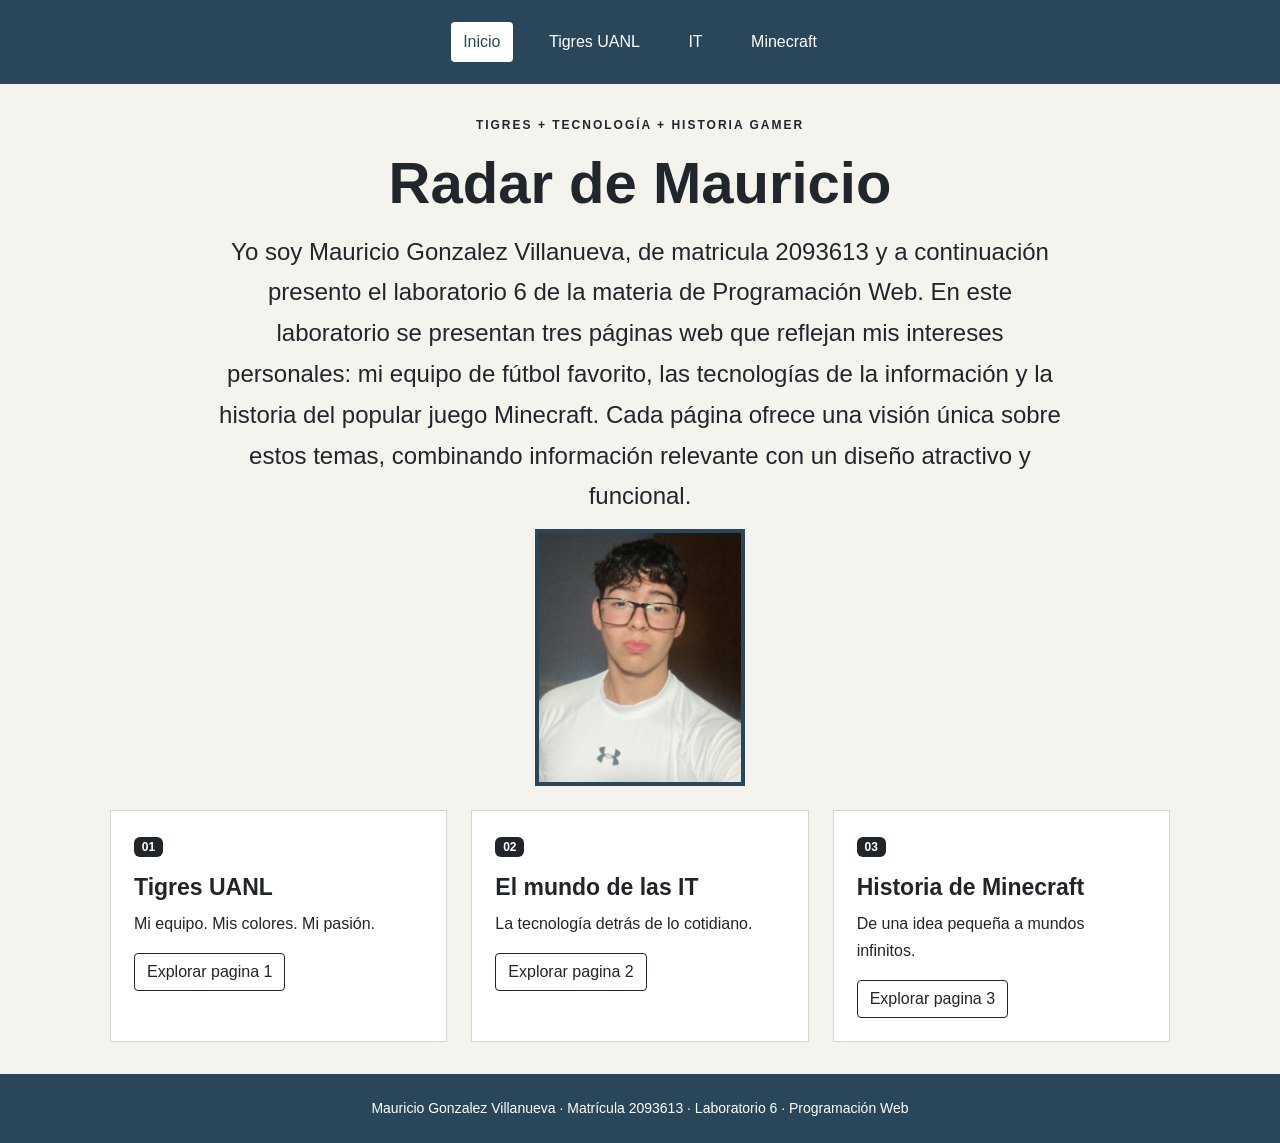
<file: index.html>
<!DOCTYPE html>
<html lang="es">
<head>
    <meta charset="UTF-8">
    <meta name="viewport" content="width=device-width, initial-scale=1.0">
    <title>Inicio | Radar de Mauricio</title>

    <link rel="stylesheet" href="bootstrap/bootstrap.min.css">
    <link rel="stylesheet" href="estilos.css">
</head>

<body style="--acento: #29465b">
    <nav aria-label="Navegación principal">
        <a href="index.html" class="active" aria-current="page">Inicio</a>
        <a href="pagina1.html">Tigres UANL</a>
        <a href="pagina2.html">IT</a>
        <a href="pagina3.html">Minecraft</a>
    </nav>

    <main>
        <div class="inicio">
            <div class="etiqueta">
                TIGRES + TECNOLOGÍA + HISTORIA GAMER
            </div>

            <h1>Radar de Mauricio</h1>

            <p class="presentacion">
                Yo soy Mauricio Gonzalez Villanueva, de matricula 2093613
                y a continuación presento el laboratorio 6 de la materia de Programación Web.  
                En este laboratorio se presentan tres páginas web que reflejan mis intereses personales: mi equipo de fútbol favorito, 
                las tecnologías de la información y la historia del popular juego Minecraft. Cada página ofrece una visión única sobre estos temas, 
                combinando información relevante con un diseño atractivo y funcional.
            </p>

            <img
                class="foto"
                src="imagenes/Yo.jpeg"
                alt="Fotografía de Mauricio Gonzalez Villanueva"
            >
        </div>

        <div class="row g-4">
            <div class="col-md-4">
                <div class="card">
                    <div class="card-body">
                        <span class="badge text-bg-dark">01</span>

                        <h2 class="mt-3">Tigres UANL</h2>
                        <p>Mi equipo. Mis colores. Mi pasión.</p>

                        <a class="btn btn-outline-dark" href="pagina1.html">
                            Explorar pagina 1
                        </a>
                    </div>
                </div>
            </div>

            <div class="col-md-4">
                <div class="card">
                    <div class="card-body">
                        <span class="badge text-bg-dark">02</span>

                        <h2 class="mt-3">El mundo de las IT</h2>
                        <p>La tecnología detrás de lo cotidiano.</p>

                        <a class="btn btn-outline-dark" href="pagina2.html">
                            Explorar pagina 2
                        </a>
                    </div>
                </div>
            </div>

            <div class="col-md-4">
                <div class="card">
                    <div class="card-body">
                        <span class="badge text-bg-dark">03</span>

                        <h2 class="mt-3">Historia de Minecraft</h2>
                        <p>De una idea pequeña a mundos infinitos.</p>

                        <a class="btn btn-outline-dark" href="pagina3.html">
                            Explorar pagina 3
                        </a>
                    </div>
                </div>
            </div>
        </div>
    </main>

    <footer>
        Mauricio Gonzalez Villanueva · Matrícula 2093613 · Laboratorio 6 · Programación Web
    </footer>

    <script src="bootstrap/bootstrap.bundle.min.js"></script>
</body>
</html>
</file>
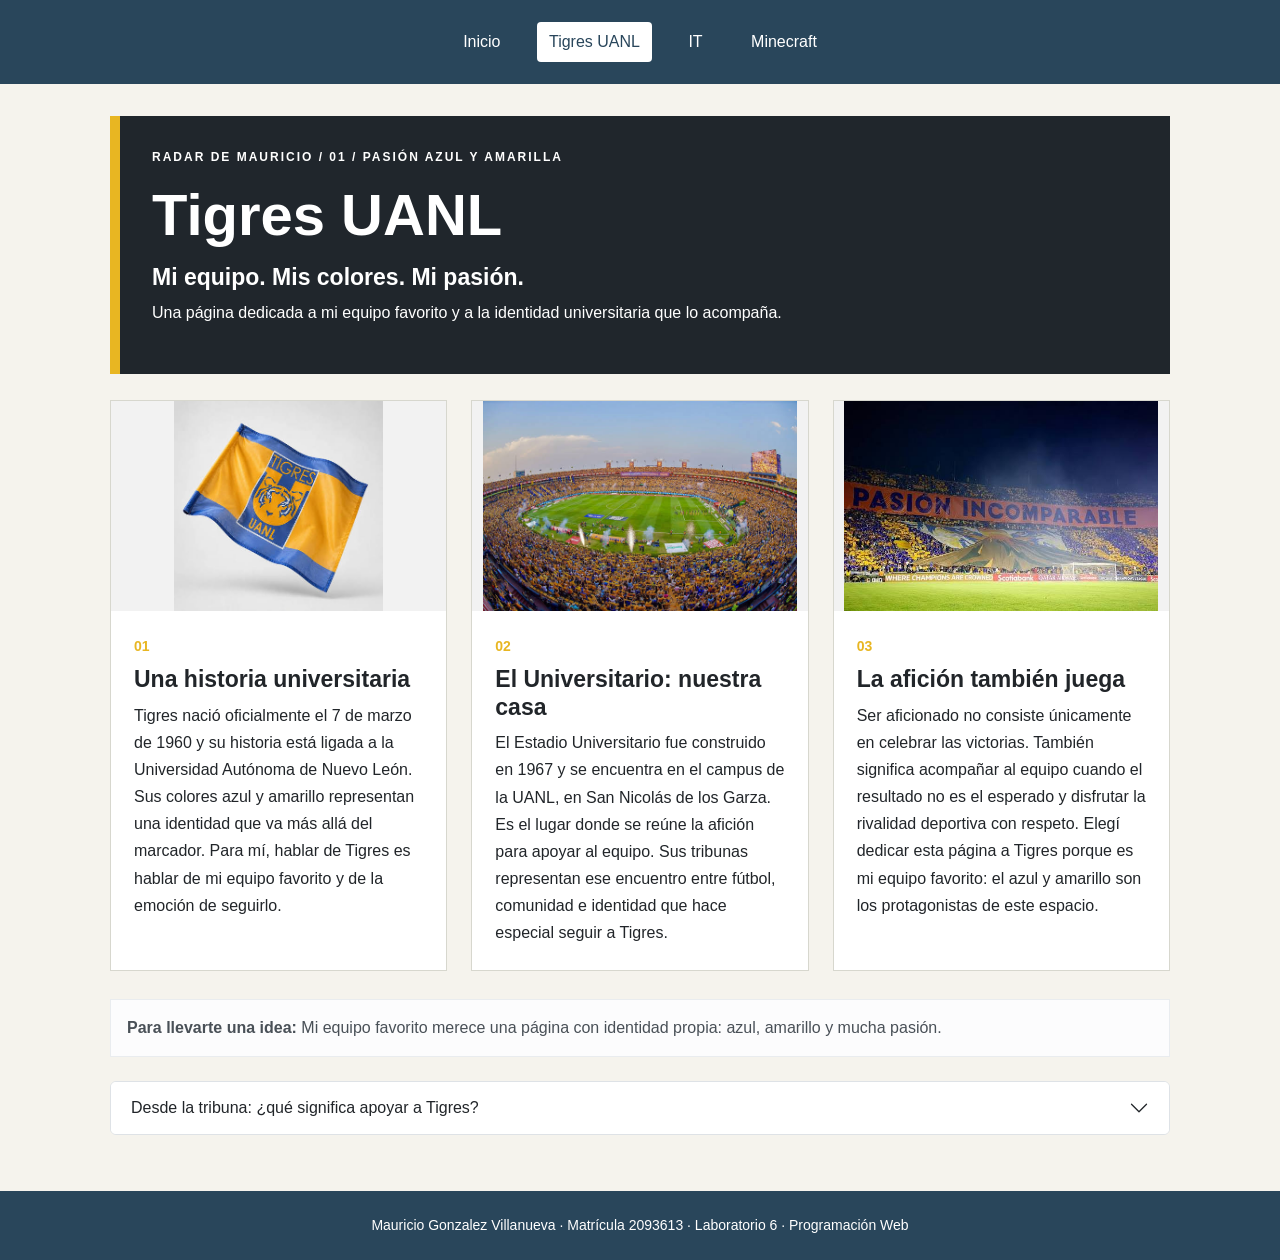
<file: pagina1.html>
<!DOCTYPE html>
<html lang="es">
<head>
    <meta charset="UTF-8">
    <meta name="viewport" content="width=device-width, initial-scale=1.0">
    <title>Tigres UANL | Radar de Mauricio</title>

    <link rel="stylesheet" href="bootstrap/bootstrap.min.css">
    <link rel="stylesheet" href="estilos.css">
</head>

<body style="--acento: #e8b622">
    <nav aria-label="Navegación principal">
        <a href="index.html">Inicio</a>
        <a href="pagina1.html" class="active" aria-current="page">Tigres UANL</a>
        <a href="pagina2.html">IT</a>
        <a href="pagina3.html">Minecraft</a>
    </nav>

    <main>
        <header class="portada">
            <div class="etiqueta">
                RADAR DE MAURICIO / 01 / PASIÓN AZUL Y AMARILLA
            </div>

            <h1>Tigres UANL</h1>
            <h2>Mi equipo. Mis colores. Mi pasión.</h2>

            <p>
                Una página dedicada a mi equipo favorito y a la identidad
                universitaria que lo acompaña.
            </p>

        </header>

        <section class="row g-4" aria-label="Tres ideas sobre Tigres UANL">

            <div class="col-md-4">
                <article class="card">
                    <img
                        class="card-img-top"
                        src="imagenes/tigres-bandera.png"
                        alt="Bandera azul y amarilla con el escudo de Tigres UANL"
                        style="object-fit: contain; background: #f2f2f2;"
                    >

                    <div class="card-body">
                        <span class="numero">01</span>
                        <h2 class="mt-2">Una historia universitaria</h2>

                        <p class="card-text">
                            Tigres nació oficialmente el 7 de marzo de 1960
                            y su historia está ligada a la Universidad Autónoma
                            de Nuevo León. Sus colores azul y amarillo representan
                            una identidad que va más allá del marcador. Para mí,
                            hablar de Tigres es hablar de mi equipo favorito
                            y de la emoción de seguirlo.
                        </p>
                    </div>
                </article>
            </div>

            <div class="col-md-4">
                <article class="card">
                    <img
                        class="card-img-top"
                        src="imagenes/tigres-estadio.png"
                        alt="Vista panorámica del Estadio Universitario lleno de aficionados"
                        style="object-fit: contain; background: #f2f2f2;"
                    >

                    <div class="card-body">
                        <span class="numero">02</span>
                        <h2 class="mt-2">El Universitario: nuestra casa</h2>

                        <p class="card-text">
                            El Estadio Universitario fue construido en 1967
                            y se encuentra en el campus de la UANL, en
                            San Nicolás de los Garza. Es el lugar donde se reúne
                            la afición para apoyar al equipo. Sus tribunas
                            representan ese encuentro entre fútbol, comunidad
                            e identidad que hace especial seguir a Tigres.
                        </p>
                    </div>
                </article>
            </div>

            <!-- Tercer párrafo: afición de Tigres -->
            <div class="col-md-4">
                <article class="card">
                    <img
                        class="card-img-top"
                        src="imagenes/tigres-aficion.png"
                        alt="Afición de Tigres con una manta que dice Pasión incomparable"
                        style="object-fit: contain; background: #f2f2f2;"
                    >

                    <div class="card-body">
                        <span class="numero">03</span>
                        <h2 class="mt-2">La afición también juega</h2>

                        <p class="card-text">
                            Ser aficionado no consiste únicamente en celebrar
                            las victorias. También significa acompañar al equipo
                            cuando el resultado no es el esperado y disfrutar
                            la rivalidad deportiva con respeto. Elegí dedicar
                            esta página a Tigres porque es mi equipo favorito:
                            el azul y amarillo son los protagonistas de este espacio.
                        </p>
                    </div>
                </article>
            </div>
        </section>

        <div class="alert alert-light" role="note">
            <strong>Para llevarte una idea:</strong>
            Mi equipo favorito merece una página con identidad propia:
            azul, amarillo y mucha pasión.
        </div>

        <div class="accordion" id="retos">
            <div class="accordion-item">
                <h2 class="accordion-header">
                    <button
                        class="accordion-button collapsed"
                        type="button"
                        data-bs-toggle="collapse"
                        data-bs-target="#reto"
                        aria-expanded="false"
                        aria-controls="reto"
                    >
                        Desde la tribuna: ¿qué significa apoyar a Tigres?
                    </button>
                </h2>

                <div
                    id="reto"
                    class="accordion-collapse collapse"
                    data-bs-parent="#retos"
                >
                    <div class="accordion-body">
                        Para mí, significa acompañar al equipo, disfrutar
                        cada partido y compartir la emoción con otros aficionados.
                        La rivalidad se queda en la cancha: se puede defender
                        una camiseta y respetar a quienes apoyan a otro club.
                    </div>
                </div>
            </div>
        </div>

    </main>

    <footer>
        Mauricio Gonzalez Villanueva · Matrícula 2093613 · Laboratorio 6 · Programación Web
    </footer>

    <script src="bootstrap/bootstrap.bundle.min.js"></script>
</body>
</html>
</file>
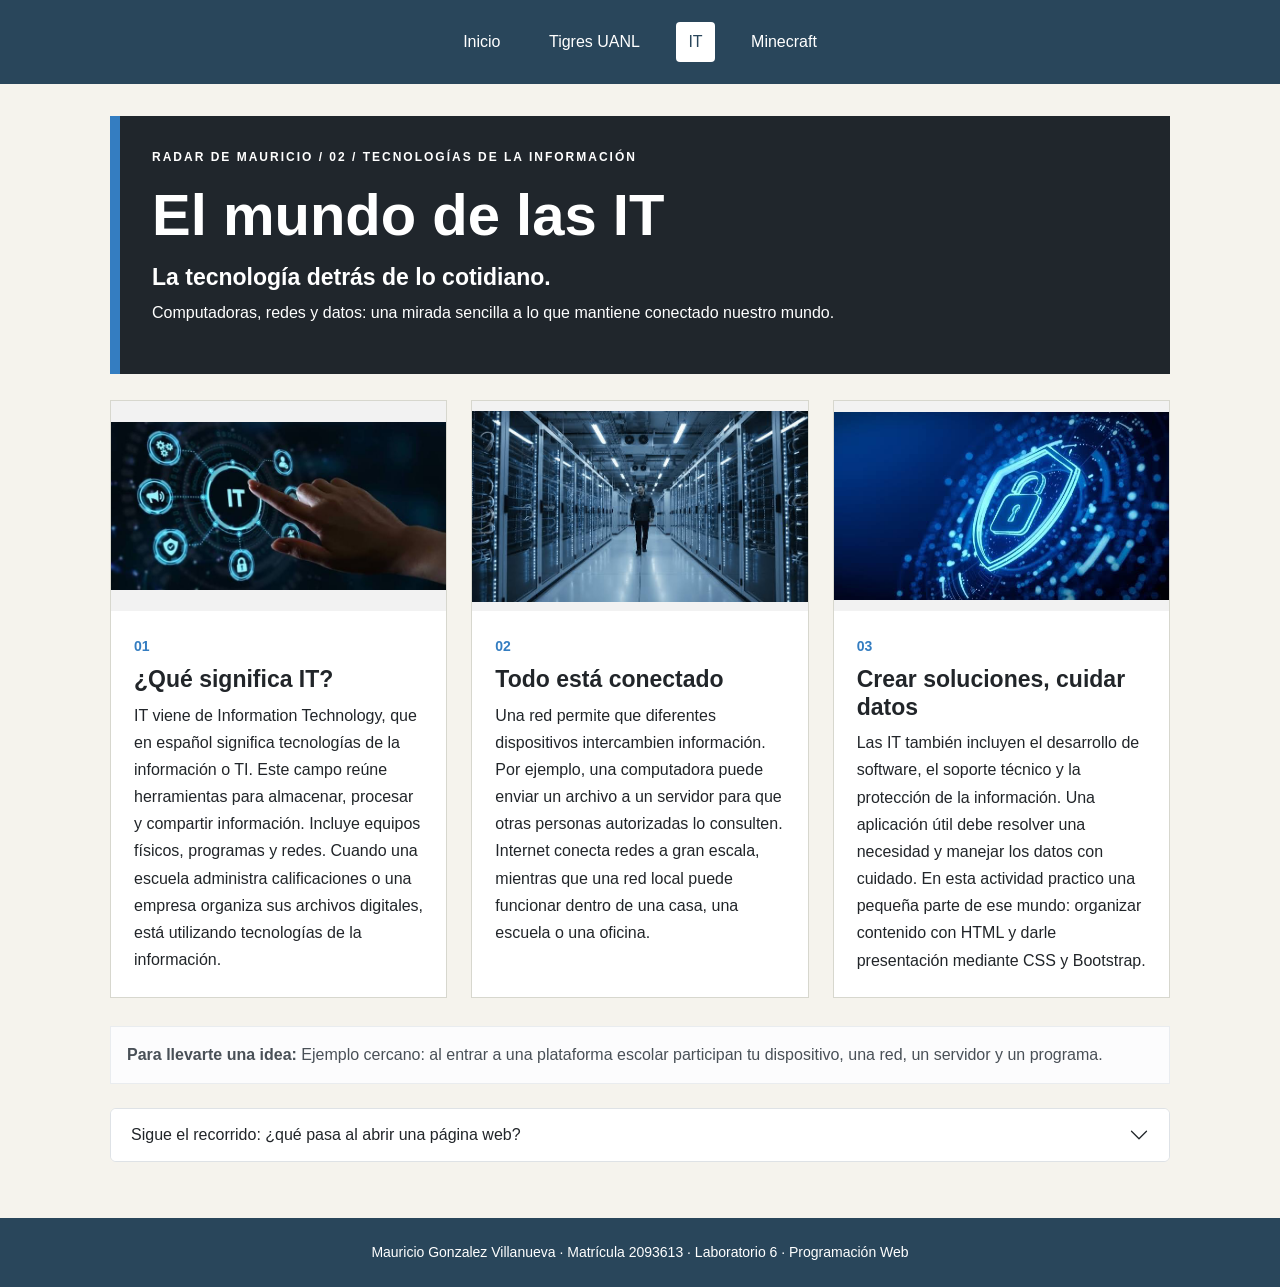
<file: pagina2.html>
<!DOCTYPE html>
<html lang="es">
<head>
    <meta charset="UTF-8">
    <meta name="viewport" content="width=device-width, initial-scale=1.0">
    <title>El mundo de las IT | Radar de Mauricio</title>

    <link rel="stylesheet" href="bootstrap/bootstrap.min.css">
    <link rel="stylesheet" href="estilos.css">
</head>

<body style="--acento: #347dc1">
    <nav aria-label="Navegación principal">
        <a href="index.html">Inicio</a>
        <a href="pagina1.html">Tigres UANL</a>
        <a href="pagina2.html" class="active" aria-current="page">IT</a>
        <a href="pagina3.html">Minecraft</a>
    </nav>

    <main>
        <header class="portada">
            <div class="etiqueta">
                RADAR DE MAURICIO / 02 / TECNOLOGÍAS DE LA INFORMACIÓN
            </div>

            <h1>El mundo de las IT</h1>
            <h2>La tecnología detrás de lo cotidiano.</h2>

            <p>
                Computadoras, redes y datos: una mirada sencilla a lo que
                mantiene conectado nuestro mundo.
            </p>

        </header>

        <section class="row g-4" aria-label="Tres ideas sobre las IT">

            <div class="col-md-4">
                <article class="card">
                    <img
                        class="card-img-top"
                        src="imagenes/it-concepto.png"
                        alt="Interfaz digital con las siglas IT y símbolos tecnológicos"
                        style="object-fit: contain; background: #f2f2f2;"
                    >

                    <div class="card-body">
                        <span class="numero">01</span>
                        <h2 class="mt-2">¿Qué significa IT?</h2>

                        <p class="card-text">
                            IT viene de Information Technology, que en español
                            significa tecnologías de la información o TI.
                            Este campo reúne herramientas para almacenar,
                            procesar y compartir información. Incluye equipos
                            físicos, programas y redes. Cuando una escuela
                            administra calificaciones o una empresa organiza
                            sus archivos digitales, está utilizando tecnologías
                            de la información.
                        </p>
                    </div>
                </article>
            </div>

            <div class="col-md-4">
                <article class="card">
                    <img
                        class="card-img-top"
                        src="imagenes/it-servidores.png"
                        alt="Centro de datos con filas de servidores"
                        style="object-fit: contain; background: #f2f2f2;"
                    >

                    <div class="card-body">
                        <span class="numero">02</span>
                        <h2 class="mt-2">Todo está conectado</h2>

                        <p class="card-text">
                            Una red permite que diferentes dispositivos
                            intercambien información. Por ejemplo, una computadora
                            puede enviar un archivo a un servidor para que otras
                            personas autorizadas lo consulten. Internet conecta
                            redes a gran escala, mientras que una red local
                            puede funcionar dentro de una casa, una escuela
                            o una oficina.
                        </p>
                    </div>
                </article>
            </div>

            <div class="col-md-4">
                <article class="card">
                    <img
                        class="card-img-top"
                        src="imagenes/it-seguridad.png"
                        alt="Escudo digital con un candado que representa la protección de datos"
                        style="object-fit: contain; background: #f2f2f2;"
                    >

                    <div class="card-body">
                        <span class="numero">03</span>
                        <h2 class="mt-2">Crear soluciones, cuidar datos</h2>

                        <p class="card-text">
                            Las IT también incluyen el desarrollo de software,
                            el soporte técnico y la protección de la información.
                            Una aplicación útil debe resolver una necesidad
                            y manejar los datos con cuidado. En esta actividad
                            practico una pequeña parte de ese mundo: organizar
                            contenido con HTML y darle presentación mediante
                            CSS y Bootstrap.
                        </p>
                    </div>
                </article>
            </div>
        </section>

        <div class="alert alert-light" role="note">
            <strong>Para llevarte una idea:</strong>
            Ejemplo cercano: al entrar a una plataforma escolar participan
            tu dispositivo, una red, un servidor y un programa.
        </div>

        <div class="accordion" id="retos">
            <div class="accordion-item">
                <h2 class="accordion-header">
                    <button
                        class="accordion-button collapsed"
                        type="button"
                        data-bs-toggle="collapse"
                        data-bs-target="#reto"
                        aria-expanded="false"
                        aria-controls="reto"
                    >
                        Sigue el recorrido: ¿qué pasa al abrir una página web?
                    </button>
                </h2>

                <div
                    id="reto"
                    class="accordion-collapse collapse"
                    data-bs-parent="#retos"
                >
                    <div class="accordion-body">
                        En un caso típico, el navegador localiza el servidor
                        mediante DNS y solicita los archivos de la página.
                        Después interpreta el HTML, aplica el CSS y ejecuta
                        el JavaScript necesario. En este proyecto los archivos
                        están en tu computadora, por eso puedes abrirlo sin conexión.
                    </div>
                </div>
            </div>
        </div>

    </main>

    <footer>
        Mauricio Gonzalez Villanueva · Matrícula 2093613 · Laboratorio 6 · Programación Web 
    </footer>

    <script src="bootstrap/bootstrap.bundle.min.js"></script>
</body>
</html>
</file>
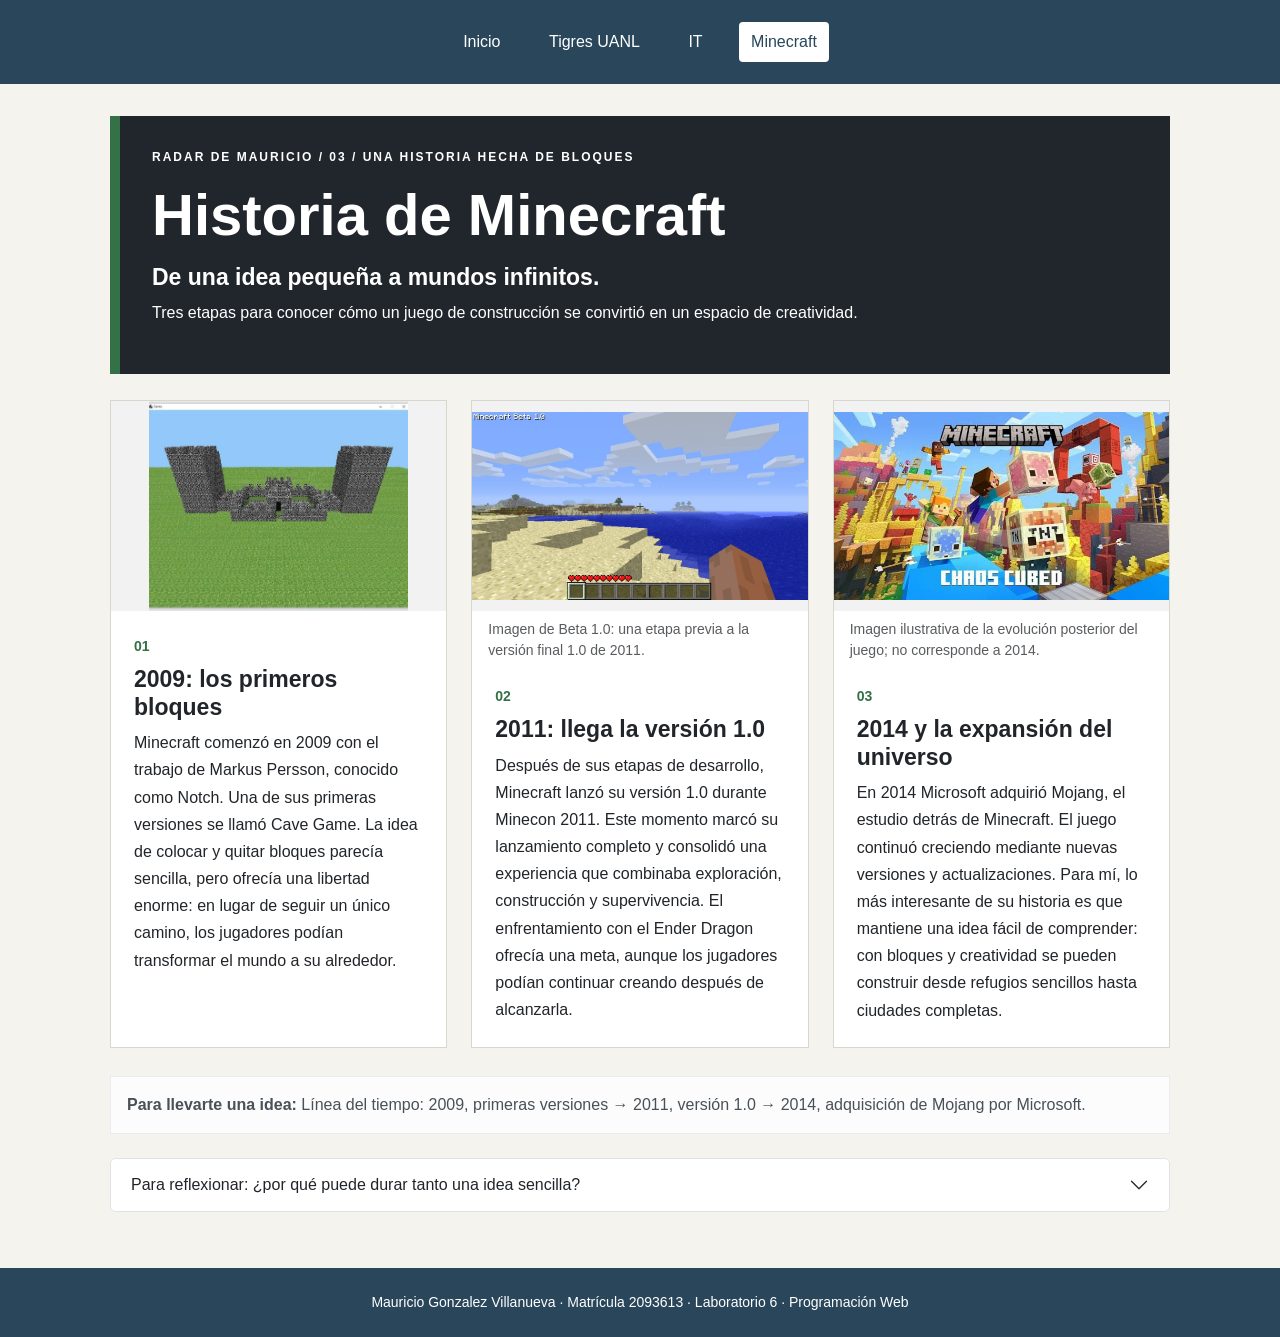
<file: pagina3.html>
<!DOCTYPE html>
<html lang="es">
<head>
    <meta charset="UTF-8">
    <meta name="viewport" content="width=device-width, initial-scale=1.0">
    <title>Historia de Minecraft | Radar de Mauricio</title>

    <link rel="stylesheet" href="bootstrap/bootstrap.min.css">
    <link rel="stylesheet" href="estilos.css">
</head>

<body style="--acento: #347146">
    <nav aria-label="Navegación principal">
        <a href="index.html">Inicio</a>
        <a href="pagina1.html">Tigres UANL</a>
        <a href="pagina2.html">IT</a>
        <a href="pagina3.html" class="active" aria-current="page">Minecraft</a>
    </nav>

    <main>
        <header class="portada">
            <div class="etiqueta">
                RADAR DE MAURICIO / 03 / UNA HISTORIA HECHA DE BLOQUES
            </div>

            <h1>Historia de Minecraft</h1>
            <h2>De una idea pequeña a mundos infinitos.</h2>

            <p>
                Tres etapas para conocer cómo un juego de construcción
                se convirtió en un espacio de creatividad.
            </p>

        </header>

        <section class="row g-4" aria-label="Tres etapas de Minecraft">

            <div class="col-md-4">
                <article class="card">
                    <img
                        class="card-img-top"
                        src="imagenes/minecraft-inicios.png"
                        alt="Construcción sencilla de bloques en una versión temprana de Minecraft"
                        style="object-fit: contain; background: #f2f2f2;"
                    >

                    <div class="card-body">
                        <span class="numero">01</span>
                        <h2 class="mt-2">2009: los primeros bloques</h2>

                        <p class="card-text">
                            Minecraft comenzó en 2009 con el trabajo de
                            Markus Persson, conocido como Notch. Una de sus
                            primeras versiones se llamó Cave Game. La idea
                            de colocar y quitar bloques parecía sencilla,
                            pero ofrecía una libertad enorme: en lugar de
                            seguir un único camino, los jugadores podían
                            transformar el mundo a su alrededor.
                        </p>
                    </div>
                </article>
            </div>

            <div class="col-md-4">
                <article class="card">
                    <img
                        class="card-img-top"
                        src="imagenes/minecraft-beta.png"
                        alt="Captura de Minecraft Beta 1.0, etapa previa al lanzamiento completo"
                        style="object-fit: contain; background: #f2f2f2;"
                    >

                    <div class="small text-muted px-3 pt-2">
                        Imagen de Beta 1.0: una etapa previa a la versión
                        final 1.0 de 2011.
                    </div>

                    <div class="card-body">
                        <span class="numero">02</span>
                        <h2 class="mt-2">2011: llega la versión 1.0</h2>

                        <p class="card-text">
                            Después de sus etapas de desarrollo, Minecraft
                            lanzó su versión 1.0 durante Minecon 2011.
                            Este momento marcó su lanzamiento completo
                            y consolidó una experiencia que combinaba
                            exploración, construcción y supervivencia.
                            El enfrentamiento con el Ender Dragon ofrecía
                            una meta, aunque los jugadores podían continuar
                            creando después de alcanzarla.
                        </p>
                    </div>
                </article>
            </div>

            <div class="col-md-4">
                <article class="card">
                    <img
                        class="card-img-top"
                        src="imagenes/minecraft-evolucion.png"
                        alt="Imagen de Minecraft Chaos Cubed como ejemplo de la evolución visual del juego"
                        style="object-fit: contain; background: #f2f2f2;"
                    >

                    <div class="small text-muted px-3 pt-2">
                        Imagen ilustrativa de la evolución posterior del juego;
                        no corresponde a 2014.
                    </div>

                    <div class="card-body">
                        <span class="numero">03</span>
                        <h2 class="mt-2">2014 y la expansión del universo</h2>

                        <p class="card-text">
                            En 2014 Microsoft adquirió Mojang, el estudio
                            detrás de Minecraft. El juego continuó creciendo
                            mediante nuevas versiones y actualizaciones.
                            Para mí, lo más interesante de su historia es
                            que mantiene una idea fácil de comprender:
                            con bloques y creatividad se pueden construir
                            desde refugios sencillos hasta ciudades completas.
                        </p>
                    </div>
                </article>
            </div>
        </section>

        <div class="alert alert-light" role="note">
            <strong>Para llevarte una idea:</strong>
            Línea del tiempo: 2009, primeras versiones →
            2011, versión 1.0 →
            2014, adquisición de Mojang por Microsoft.
        </div>

        <div class="accordion" id="retos">
            <div class="accordion-item">
                <h2 class="accordion-header">
                    <button
                        class="accordion-button collapsed"
                        type="button"
                        data-bs-toggle="collapse"
                        data-bs-target="#reto"
                        aria-expanded="false"
                        aria-controls="reto"
                    >
                        Para reflexionar: ¿por qué puede durar tanto una idea sencilla?
                    </button>
                </h2>

                <div
                    id="reto"
                    class="accordion-collapse collapse"
                    data-bs-parent="#retos"
                >
                    <div class="accordion-body">
                        Una posible razón es que el jugador también crea
                        parte de la experiencia. Construir, explorar y jugar
                        con otras personas permite inventar nuevos objetivos.
                        Las actualizaciones aportan novedades, pero la libertad
                        de imaginar sigue siendo el centro del juego.
                    </div>
                </div>
            </div>
        </div>

        </div>
    </main>

    <footer>
        Mauricio Gonzalez Villanueva · Matrícula 2093613 · Laboratorio 6 · Programación Web
    </footer>

    <script src="bootstrap/bootstrap.bundle.min.js"></script>
</body>
</html>
</file>
<file: estilos.css>
body {
    font-family: Arial, sans-serif;
    background: #f5f3ed;
    color: #20262c;
    margin: 0;
}

nav {
    background: #29465b;
    padding: 18px;
    text-align: center;
}

nav a {
    display: inline-block;
    color: white;
    margin: 4px 10px;
    padding: 8px 12px;
    text-decoration: none;
    border-radius: 4px;
}

nav a:hover,
nav a.active {
    background: white;
    color: #29465b;
}

main {
    max-width: 1100px;
    margin: auto;
    padding: 32px 20px;
}

.portada {
    padding: 32px;
    background: #20262c;
    color: white;
    border-left: 10px solid var(--acento);
    margin-bottom: 26px;
}

h1 {
    font-weight: bold;
    font-size: clamp(32px, 5vw, 58px);
    margin: 14px 0;
}

h2 {
    font-size: 23px;
    font-weight: bold;
}

p {
    line-height: 1.7;
}

.etiqueta {
    font-size: 12px;
    letter-spacing: 2px;
    font-weight: bold;
}

.card {
    border: 1px solid #d7d7ce;
    border-radius: 0;
    height: 100%;
}

.card-img-top {
    aspect-ratio: 8 / 5;
    object-fit: cover;
    border-radius: 0;
}

.card-body {
    padding: 23px;
}

.numero {
    color: var(--acento);
    font-weight: bold;
    font-size: 14px;
}

.alert {
    margin-top: 28px;
    border-radius: 0;
}

.accordion {
    margin: 24px 0;
}

.btn {
    border-radius: 4px;
}

.fuentes {
    font-size: 14px;
    border-top: 1px solid #cccccc;
    padding-top: 20px;
}

.inicio {
    text-align: center;
}

.presentacion {
    font-size: 24px;
    max-width: 850px;
}

.inicio .presentacion {
    margin: auto;
}

.foto {
    width: 210px;
    max-width: 100%;
    border: 4px solid #29465b;
    margin: 12px 0 24px;
}

footer {
    padding: 24px;
    text-align: center;
    background: #29465b;
    color: white;
    font-size: 14px;
}
</file>
